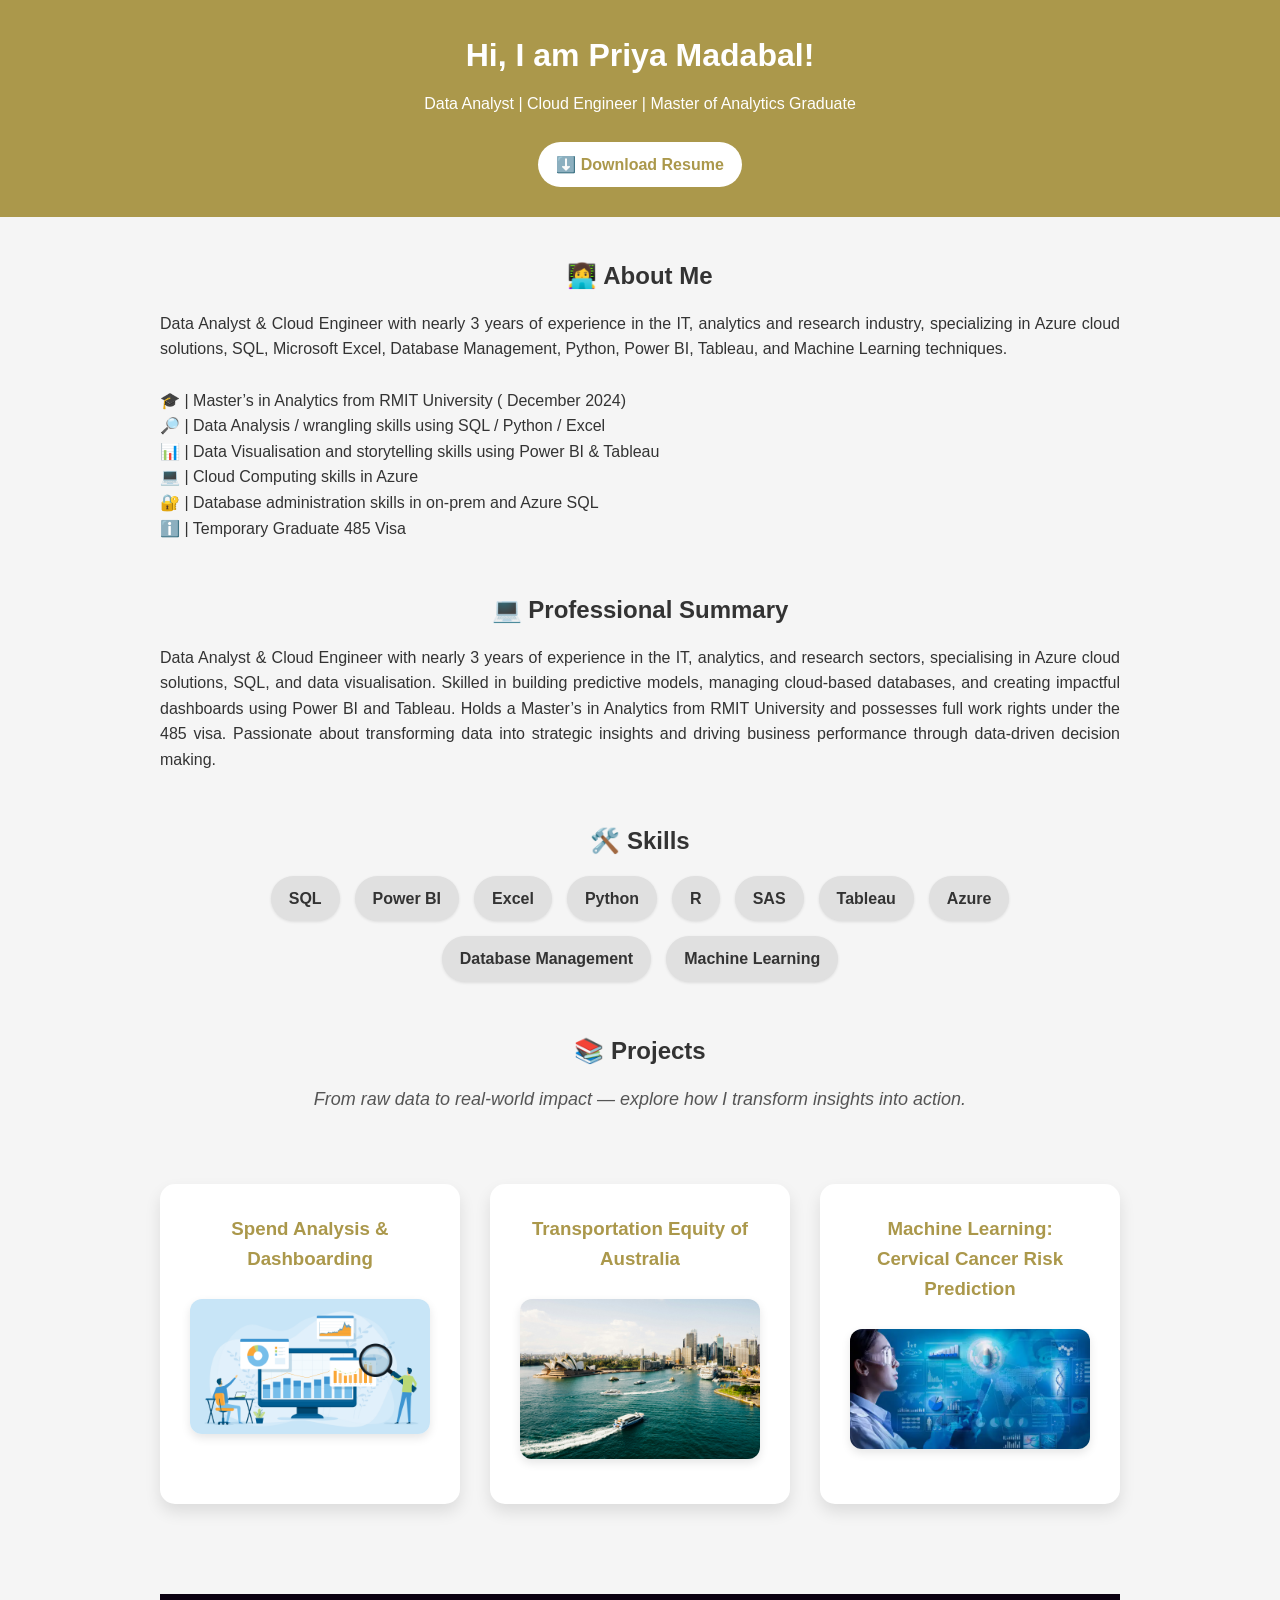
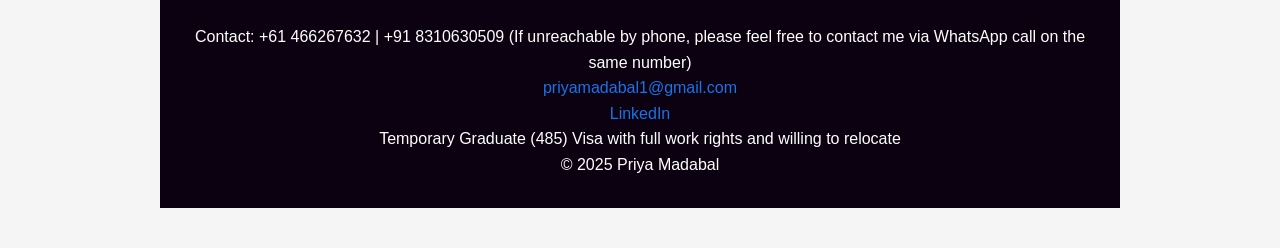
<file: index.html>
<!DOCTYPE html>
<html lang="en">
<head>
  <meta charset="UTF-8">
  <meta name="viewport" content="width=device-width, initial-scale=1.0">
  <title>Priya Madabal | Portfolio</title>
  <link rel="stylesheet" href="style.css">
</head>

<body>

  <header>
    <h1>Hi, I am Priya Madabal!</h1>
    <nav>
      <a href="#">Data Analyst | Cloud Engineer | Master of Analytics Graduate</a>
      <div class="resume-download">
        <a href="Priya_Madabal_Resume.pdf" download>⬇️ Download Resume</a>
      </div>
    </nav>
  </header>

  <main>
    <section>
      <h2>👩‍💻 About Me</h2>
      <p>
        Data Analyst & Cloud Engineer with nearly 3 years of experience in the IT, analytics and research industry, specializing in Azure cloud solutions, SQL, Microsoft Excel, Database Management, Python, Power BI, Tableau, and Machine Learning techniques.<br><br>

        🎓 | Master’s in Analytics from RMIT University ( December 2024) <br>
        🔎 | Data Analysis / wrangling skills using SQL / Python / Excel <br>
        📊 | Data Visualisation and storytelling skills using Power BI & Tableau <br>
        💻 | Cloud Computing skills in Azure <br>
        🔐 | Database administration skills in on-prem and Azure SQL <br>
        ℹ️ | Temporary Graduate 485 Visa 
      </p>
    </section>

    <section>
      <h2>💻 Professional Summary</h2>
      <p>
        Data Analyst & Cloud Engineer with nearly 3 years of experience in the IT, analytics, and research sectors, specialising in Azure cloud solutions, SQL, and data visualisation. Skilled in building predictive models, managing cloud-based databases, and creating impactful dashboards using Power BI and Tableau. Holds a Master’s in Analytics from RMIT University and possesses full work rights under the 485 visa. Passionate about transforming data into strategic insights and driving business performance through data-driven decision making.
      </p>
    </section>

    <section>
      <h2>🛠️ Skills</h2>
      <div class="skills-list">
        <span>SQL</span>
        <span>Power BI</span>
        <span>Excel</span>
        <span>Python</span>
        <span>R</span>
        <span>SAS</span>
        <span>Tableau</span>
        <span>Azure</span>
        <span>Database Management</span>
        <span>Machine Learning</span>
      </div>
    </section>

<section>
  <h2 style="text-align: center;">📚 Projects</h2>
  <p class="project-intro">From raw data to real-world impact — explore how I transform insights into action.</p>

  <div class="project-grid">
    <div class="project-card interactive-project">
      <h3>Spend Analysis & Dashboarding</h3>
      <a href="spendanalysis.html">
        <img src="spendd.jpg.webp" alt="Spend Analysis Project Thumbnail" class="project-image">
      </a>
    </div>

    <div class="project-card interactive-project">
      <h3>Transportation Equity of Australia</h3>
      <a href="transportation.html">
        <img src="image1.jpg" alt="Transportation Equity Project" class="project-image">
      </a>
    </div>

    <div class="project-card interactive-project">
      <h3>Machine Learning: Cervical Cancer Risk Prediction</h3>
      <a href="mlproject.html">
        <img src="ml.webp" alt="ML Cervical Cancer Risk Project" class="project-image">
      </a>
    </div>
  </div>
</section>


  
<footer>
  <p>Contact: +61 466267632 | +91 8310630509 (If unreachable by phone, please feel free to contact me via WhatsApp call on the same number)</p>
  <p><a href="mailto:priyamadabal1@gmail.com">priyamadabal1@gmail.com</a></p>
  <p><a href="https://www.linkedin.com/in/priya-madabal-7b917b204/" target="_blank">LinkedIn</a></p>
  <p>Temporary Graduate (485) Visa with full work rights and willing to relocate</p>
  <p>&copy; 2025 Priya Madabal</p>
</footer>

</body>
</html>
</file>
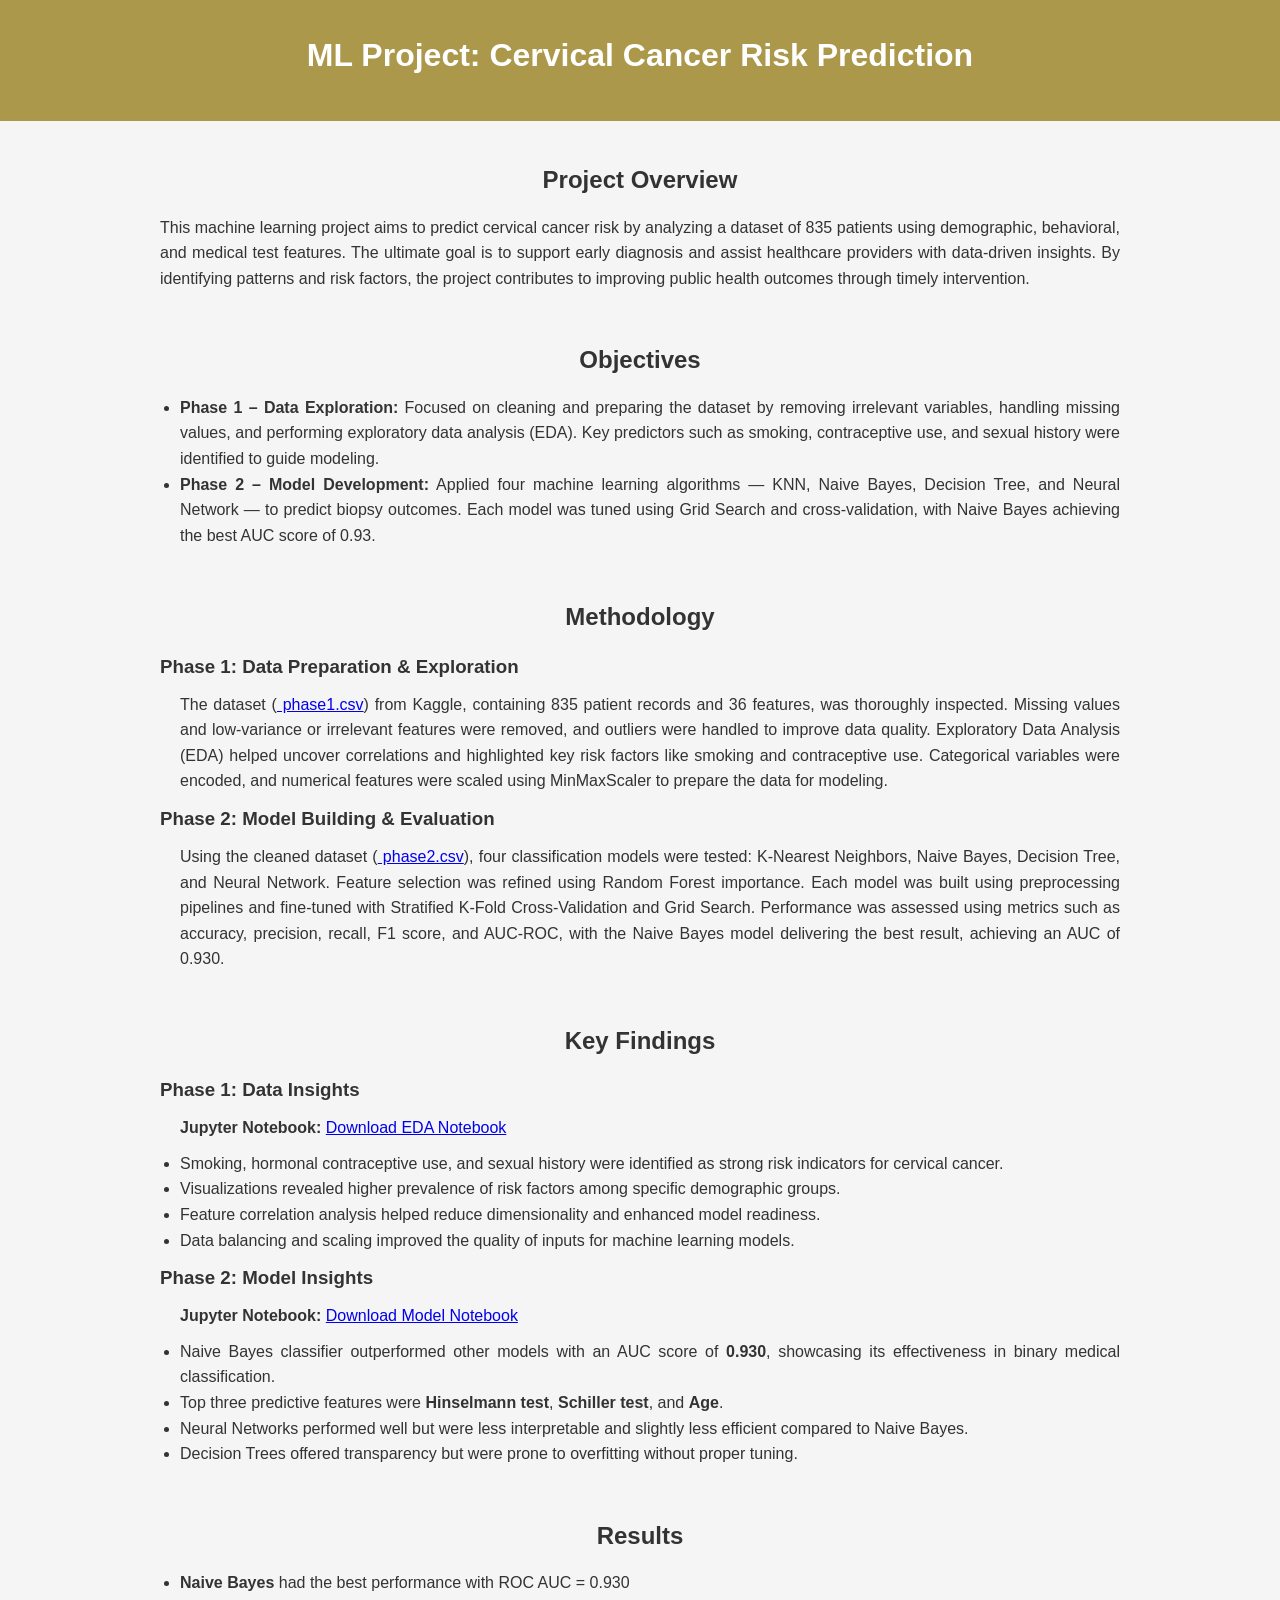
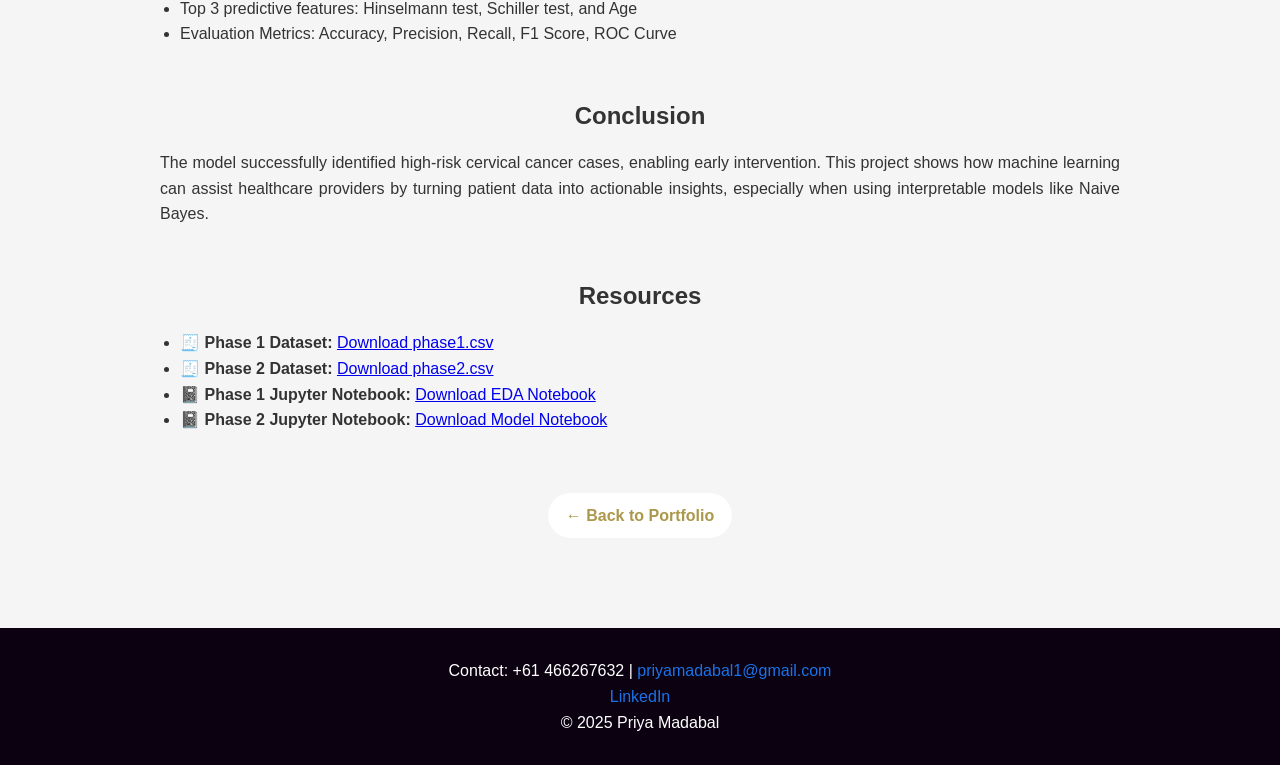
<file: mlproject.html>
<!DOCTYPE html>
<html lang="en">
<head>
  <meta charset="UTF-8">
  <meta name="viewport" content="width=device-width, initial-scale=1.0">
  <title>Cervical Cancer Risk Prediction</title>
  <link rel="stylesheet" href="style.css">
</head>
<body>

  <header>
    <h1>ML Project: Cervical Cancer Risk Prediction</h1>
  </header>

  <main>
    <section>
      <h2> Project Overview</h2>
      <p>
        This machine learning project aims to predict cervical cancer risk by analyzing a dataset of 835 patients using demographic, behavioral, and medical test features. The ultimate goal is to support early diagnosis and assist healthcare providers with data-driven insights. By identifying patterns and risk factors, the project contributes to improving public health outcomes through timely intervention.
      </p>
    </section>

    <section>
      <h2> Objectives</h2>
      <ul>
        <li><strong>Phase 1 – Data Exploration:</strong> Focused on cleaning and preparing the dataset by removing irrelevant variables, handling missing values, and performing exploratory data analysis (EDA). Key predictors such as smoking, contraceptive use, and sexual history were identified to guide modeling.</li>
        <li><strong>Phase 2 – Model Development:</strong> Applied four machine learning algorithms — KNN, Naive Bayes, Decision Tree, and Neural Network — to predict biopsy outcomes. Each model was tuned using Grid Search and cross-validation, with Naive Bayes achieving the best AUC score of 0.93.</li>
      </ul>
    </section>

    <section>
      <h2> Methodology</h2>
    
      <h3> Phase 1: Data Preparation & Exploration</h3>
      <ul>
        The dataset (<a href="Phase1_Group21.csv" download target="_blank"> phase1.csv</a>) from Kaggle, containing 835 patient records and 36 features, was thoroughly inspected. Missing values and low-variance or irrelevant features were removed, and outliers were handled to improve data quality. Exploratory Data Analysis (EDA) helped uncover correlations and highlighted key risk factors like smoking and contraceptive use. Categorical variables were encoded, and numerical features were scaled using MinMaxScaler to prepare the data for modeling.
      </ul>
    
      <h3> Phase 2: Model Building & Evaluation</h3>
      <ul>
        Using the cleaned dataset (<a href="phase2_group21.csv" download target="_blank"> phase2.csv</a>), four classification models were tested: K-Nearest Neighbors, Naive Bayes, Decision Tree, and Neural Network. Feature selection was refined using Random Forest importance. Each model was built using preprocessing pipelines and fine-tuned with Stratified K-Fold Cross-Validation and Grid Search. Performance was assessed using metrics such as accuracy, precision, recall, F1 score, and AUC-ROC, with the Naive Bayes model delivering the best result, achieving an AUC of 0.930.
      </ul>
    </section>
    

    <section>
     <h2> Key Findings</h2>

  <h3> Phase 1: Data Insights</h3>

<ul>
  <li style="list-style: none;">
    <strong>Jupyter Notebook:</strong>
    <a href="Phase1_Group21.ipynb" download target="_blank">Download EDA Notebook</a>
  </li>
</ul>

  <ul>
    <li>
      Smoking, hormonal contraceptive use, and sexual history were identified as strong risk indicators for cervical cancer.
    </li>
    <li>
      Visualizations revealed higher prevalence of risk factors among specific demographic groups.
    </li>
    <li>
      Feature correlation analysis helped reduce dimensionality and enhanced model readiness.
    </li>
    <li>
      Data balancing and scaling improved the quality of inputs for machine learning models.
    </li>

  </ul>
    
      <h3> Phase 2: Model Insights</h3>

  <ul>
  <li style="list-style: none;">
    <strong>Jupyter Notebook:</strong>
    <a href="phase2_group21.ipynb" download target="_blank">Download Model Notebook</a>
  </li>
</ul>


      <ul>
        <li>Naive Bayes classifier outperformed other models with an AUC score of <strong>0.930</strong>, showcasing its effectiveness in binary medical classification.</li>
        <li>Top three predictive features were <strong>Hinselmann test</strong>, <strong>Schiller test</strong>, and <strong>Age</strong>.</li>
        <li>Neural Networks performed well but were less interpretable and slightly less efficient compared to Naive Bayes.</li>
        <li>Decision Trees offered transparency but were prone to overfitting without proper tuning.</li>
      </ul>
    </section>
    

    <section>
      <h2> Results</h2>
      <ul>
        <li><strong>Naive Bayes</strong> had the best performance with ROC AUC = 0.930</li>
        <li>Top 3 predictive features: Hinselmann test, Schiller test, and Age</li>
        <li>Evaluation Metrics: Accuracy, Precision, Recall, F1 Score, ROC Curve</li>
      </ul>
    </section>

    <section>
      <h2> Conclusion</h2>
      <p>
        The model successfully identified high-risk cervical cancer cases, enabling early intervention. This project shows how machine learning can assist healthcare providers by turning patient data into actionable insights, especially when using interpretable models like Naive Bayes.
      </p>
    </section>

<!-- Resources Section -->
<section>
  <h2> Resources</h2>
  <ul>
    <li>
      🧾 <strong>Phase 1 Dataset:</strong>
      <a href="Phase1_Group21.csv" download target="_blank">Download phase1.csv</a>
    </li>
    <li>
      🧾 <strong>Phase 2 Dataset:</strong>
      <a href="phase2_group21.csv" download target="_blank">Download phase2.csv</a>
    </li>
    <li>
      📓 <strong>Phase 1 Jupyter Notebook:</strong>
      <a href="Phase1_Group21.ipynb" download target="_blank">Download EDA Notebook</a>
    </li>
    <li>
      📓 <strong>Phase 2 Jupyter Notebook:</strong>
      <a href="phase2_group21.ipynb" download target="_blank">Download Model Notebook</a>
    </li>
  </ul>
</section>

    <!-- Back to Portfolio -->
    <section style="text-align: center; margin-top: 40px;">
      <a href="index.html" class="resume-download">← Back to Portfolio</a>
    </section>
  </main>

  <footer>
    <p>Contact: +61 466267632 | <a href="mailto:priyamadabal1@gmail.com">priyamadabal1@gmail.com</a></p>
    <p><a href="https://www.linkedin.com/in/priya-madabal-7b917b204/" target="_blank">LinkedIn</a></p>
    <p>&copy; 2025 Priya Madabal</p>
  </footer>

</body>
</html>
</file>
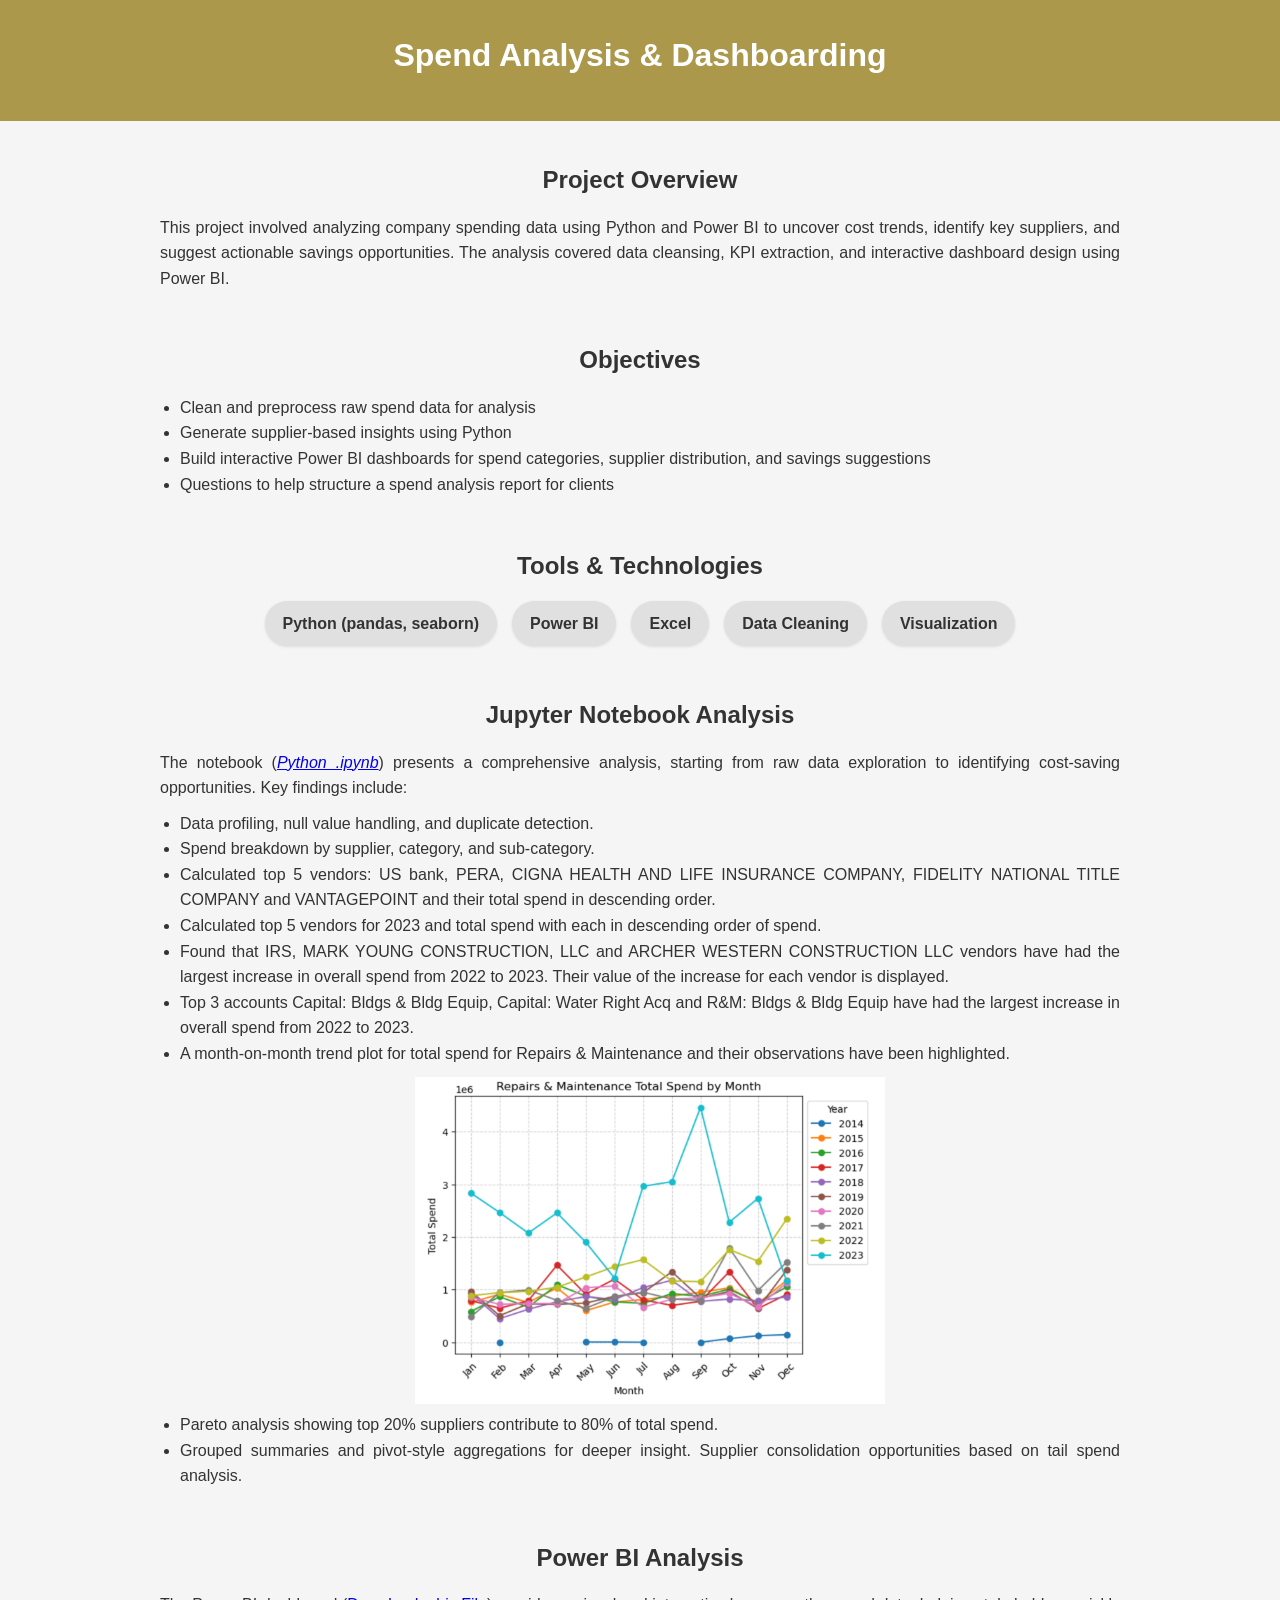
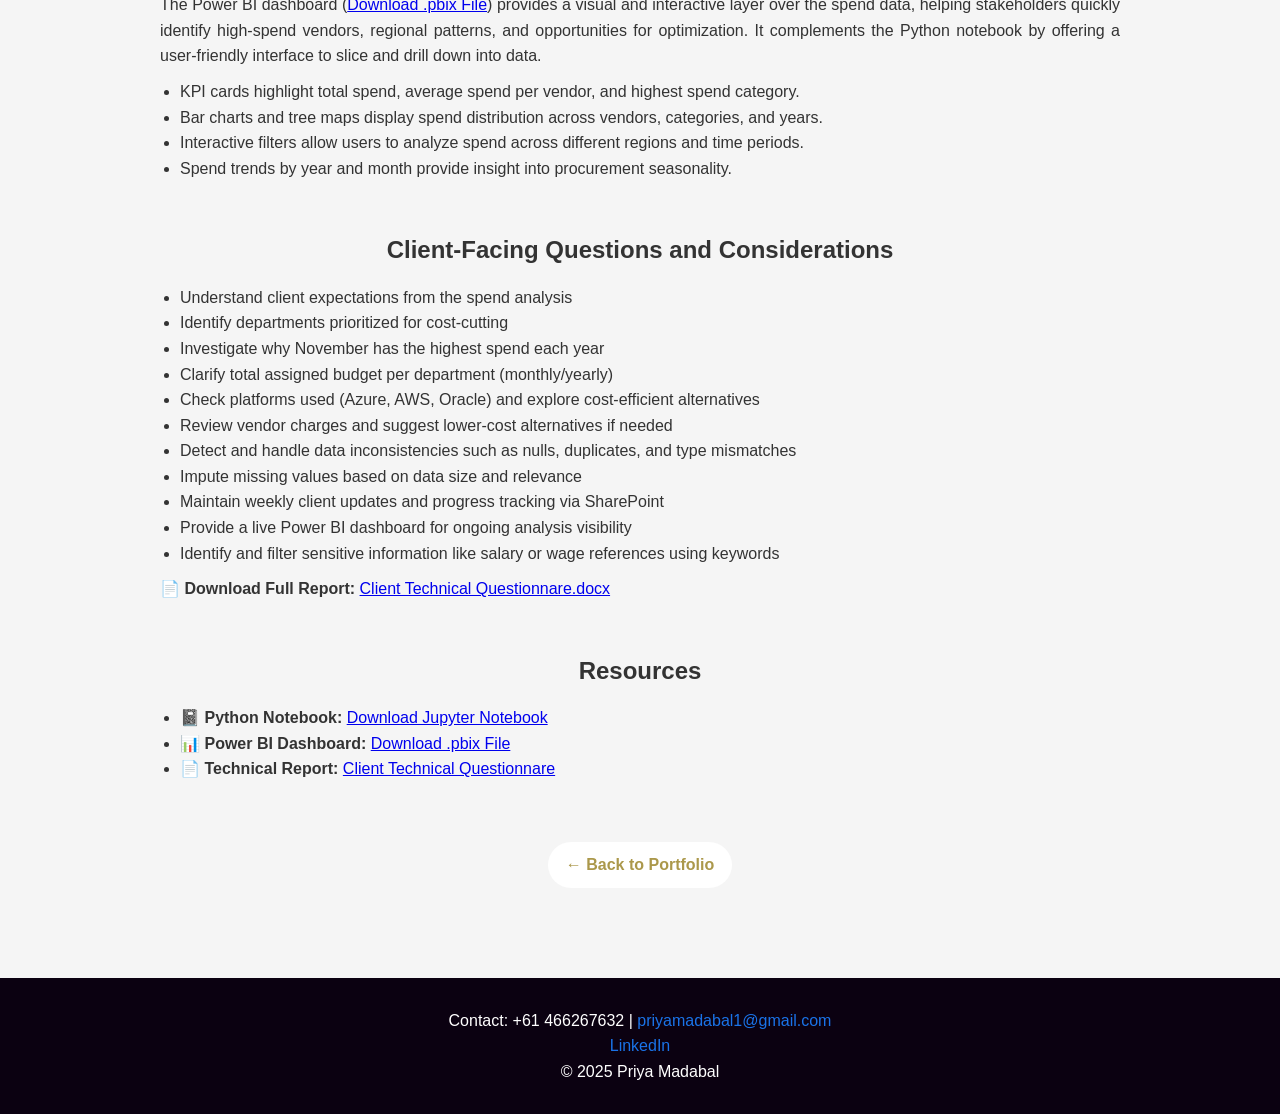
<file: spendanalysis.html>
<!DOCTYPE html>
<html lang="en">
<head>
  <meta charset="UTF-8">
  <meta name="viewport" content="width=device-width, initial-scale=1.0">
  <title>Spend Analysis & Dashboarding</title>
  <link rel="stylesheet" href="style.css">
</head>
<body>

  <header>
    <h1> Spend Analysis & Dashboarding</h1>
  </header>

  <main>
    <section>
      <h2> Project Overview</h2>
      <p>
        This project involved analyzing company spending data using Python and Power BI to uncover cost trends, identify key suppliers, and suggest actionable savings opportunities. The analysis covered data cleansing, KPI extraction, and interactive dashboard design using Power BI.
      </p>
    </section>

    <section>
      <h2> Objectives</h2>
      <ul>
        <li>Clean and preprocess raw spend data for analysis</li>
        <li>Generate supplier-based insights using Python</li>
        <li>Build interactive Power BI dashboards for spend categories, supplier distribution, and savings suggestions</li>
        <li>Questions to help structure a spend analysis report for clients</li>
      </ul>
    </section>

    <section>
      <h2> Tools & Technologies</h2>
      <div class="skills-list">
        <span>Python (pandas, seaborn)</span>
        <span>Power BI</span>
        <span>Excel</span>
        <span>Data Cleaning</span>
        <span>Visualization</span>
      </div>
    </section>

 <section>
  <h2> Jupyter Notebook Analysis</h2>
  <p>
    The notebook (<a href="Data Analyst Python Assessment.ipynb" download target="_blank"><em>Python .ipynb</em></a>) presents a comprehensive analysis, starting from raw data exploration to identifying cost-saving opportunities. Key findings include:
  </p>
  <ul>
    <li>Data profiling, null value handling, and duplicate detection.</li>
    <li>Spend breakdown by supplier, category, and sub-category.</li>
    <li>Calculated top 5 vendors: US bank, PERA, CIGNA HEALTH AND LIFE INSURANCE COMPANY, FIDELITY NATIONAL TITLE COMPANY and VANTAGEPOINT and their total spend in descending order.</li>
    <li>Calculated top 5 vendors for 2023 and total spend with each in descending order of spend. </li>
    <li>Found that IRS, MARK YOUNG CONSTRUCTION, LLC and ARCHER WESTERN CONSTRUCTION LLC vendors have had the largest increase in overall spend from 2022 to 2023. Their value of the increase for each vendor is displayed.</li>
    <li>Top 3 accounts Capital: Bldgs & Bldg Equip, Capital: Water Right Acq and R&M: Bldgs & Bldg Equip have had the largest increase in overall spend from 2022 to 2023. </li>
    <li>A month-on-month trend plot for total spend for Repairs & Maintenance and their observations have been highlighted.</li>
  <div style="text-align: center; margin-top: 10px;">
    <img src="spend.png" alt="Month-on-Month Spend Trend" style="max-width: 50%; height: auto;">
  </div>
</li>
    <li>Pareto analysis showing top 20% suppliers contribute to 80% of total spend. </li>
    <li>Grouped summaries and pivot-style aggregations for deeper insight. Supplier consolidation opportunities based on tail spend analysis. </li>
  </ul>
    </section>

    <section>
  <h2> Power BI Analysis</h2>
  <p>
    The Power BI dashboard (<a href="spend analysis.pbix" download target="_blank">Download .pbix File</a>) provides a visual and interactive layer over the spend data, helping stakeholders quickly identify high-spend vendors, regional patterns, and opportunities for optimization. It complements the Python notebook by offering a user-friendly interface to slice and drill down into data.
  </p>
  <ul>
    <li> KPI cards highlight total spend, average spend per vendor, and highest spend category.</li>
    <li> Bar charts and tree maps display spend distribution across vendors, categories, and years.</li>
    <li> Interactive filters allow users to analyze spend across different regions and time periods.</li>
    <li> Spend trends by year and month provide insight into procurement seasonality.</li>
  </ul>

</section>

<section>
  <h2>Client-Facing Questions and Considerations</h2>
  <ul>
    <li>Understand client expectations from the spend analysis</li>
    <li>Identify departments prioritized for cost-cutting</li>
    <li>Investigate why November has the highest spend each year</li>
    <li>Clarify total assigned budget per department (monthly/yearly)</li>
    <li>Check platforms used (Azure, AWS, Oracle) and explore cost-efficient alternatives</li>
    <li>Review vendor charges and suggest lower-cost alternatives if needed</li>
    <li>Detect and handle data inconsistencies such as nulls, duplicates, and type mismatches</li>
    <li>Impute missing values based on data size and relevance</li>
    <li>Maintain weekly client updates and progress tracking via SharePoint</li>
    <li>Provide a live Power BI dashboard for ongoing analysis visibility</li>
    <li>Identify and filter sensitive information like salary or wage references using keywords</li>
  </ul>

  <p>
    📄 <strong>Download Full Report:</strong>
    <a href="Data Analyst Technical Assessment.docx" download target="_blank">Client Technical Questionnare.docx</a>
  </p>
</section>


    <section>
      <h2> Resources</h2>
      <ul>
        <li>📓 <strong>Python Notebook:</strong> <a href="Data Analyst Python Assessment.ipynb" download target="_blank">Download Jupyter Notebook</a></li>
           <li>📊 <strong>Power BI Dashboard:</strong> <a href="spend analysis.pbix" download target="_blank">Download .pbix File</a></li>
        <li>📄 <strong>Technical Report:</strong> <a href="Data Analyst Technical Assessment.docx" download target="_blank">Client Technical Questionnare</a></li>
     
      </ul>
    </section>

    <section style="text-align: center; margin-top: 40px;">
      <a href="index.html" class="resume-download">← Back to Portfolio</a>
    </section>
  </main>

  <footer>
    <p>Contact: +61 466267632 | <a href="mailto:priyamadabal1@gmail.com">priyamadabal1@gmail.com</a></p>
    <p><a href="https://www.linkedin.com/in/priya-madabal-7b917b204/" target="_blank">LinkedIn</a></p>
    <p>&copy; 2025 Priya Madabal</p>
  </footer>

</body>
</html>
</file>
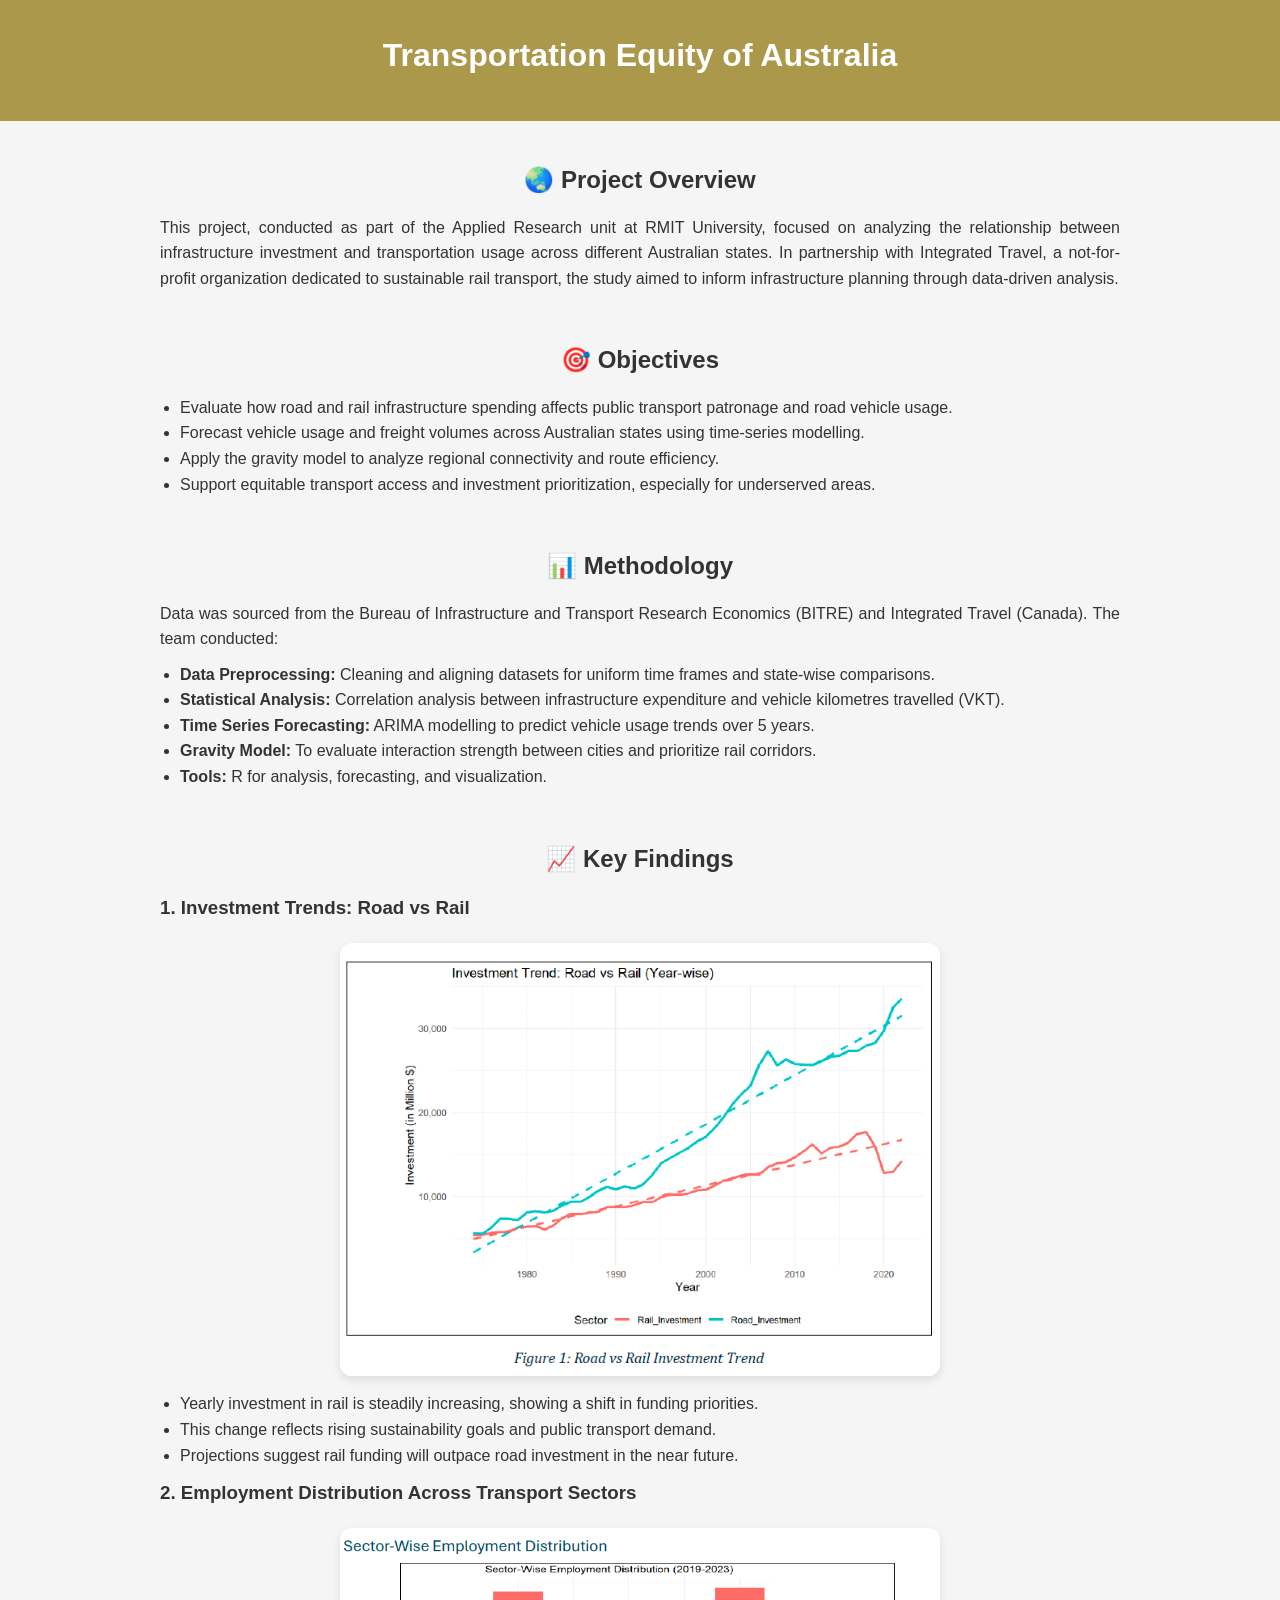
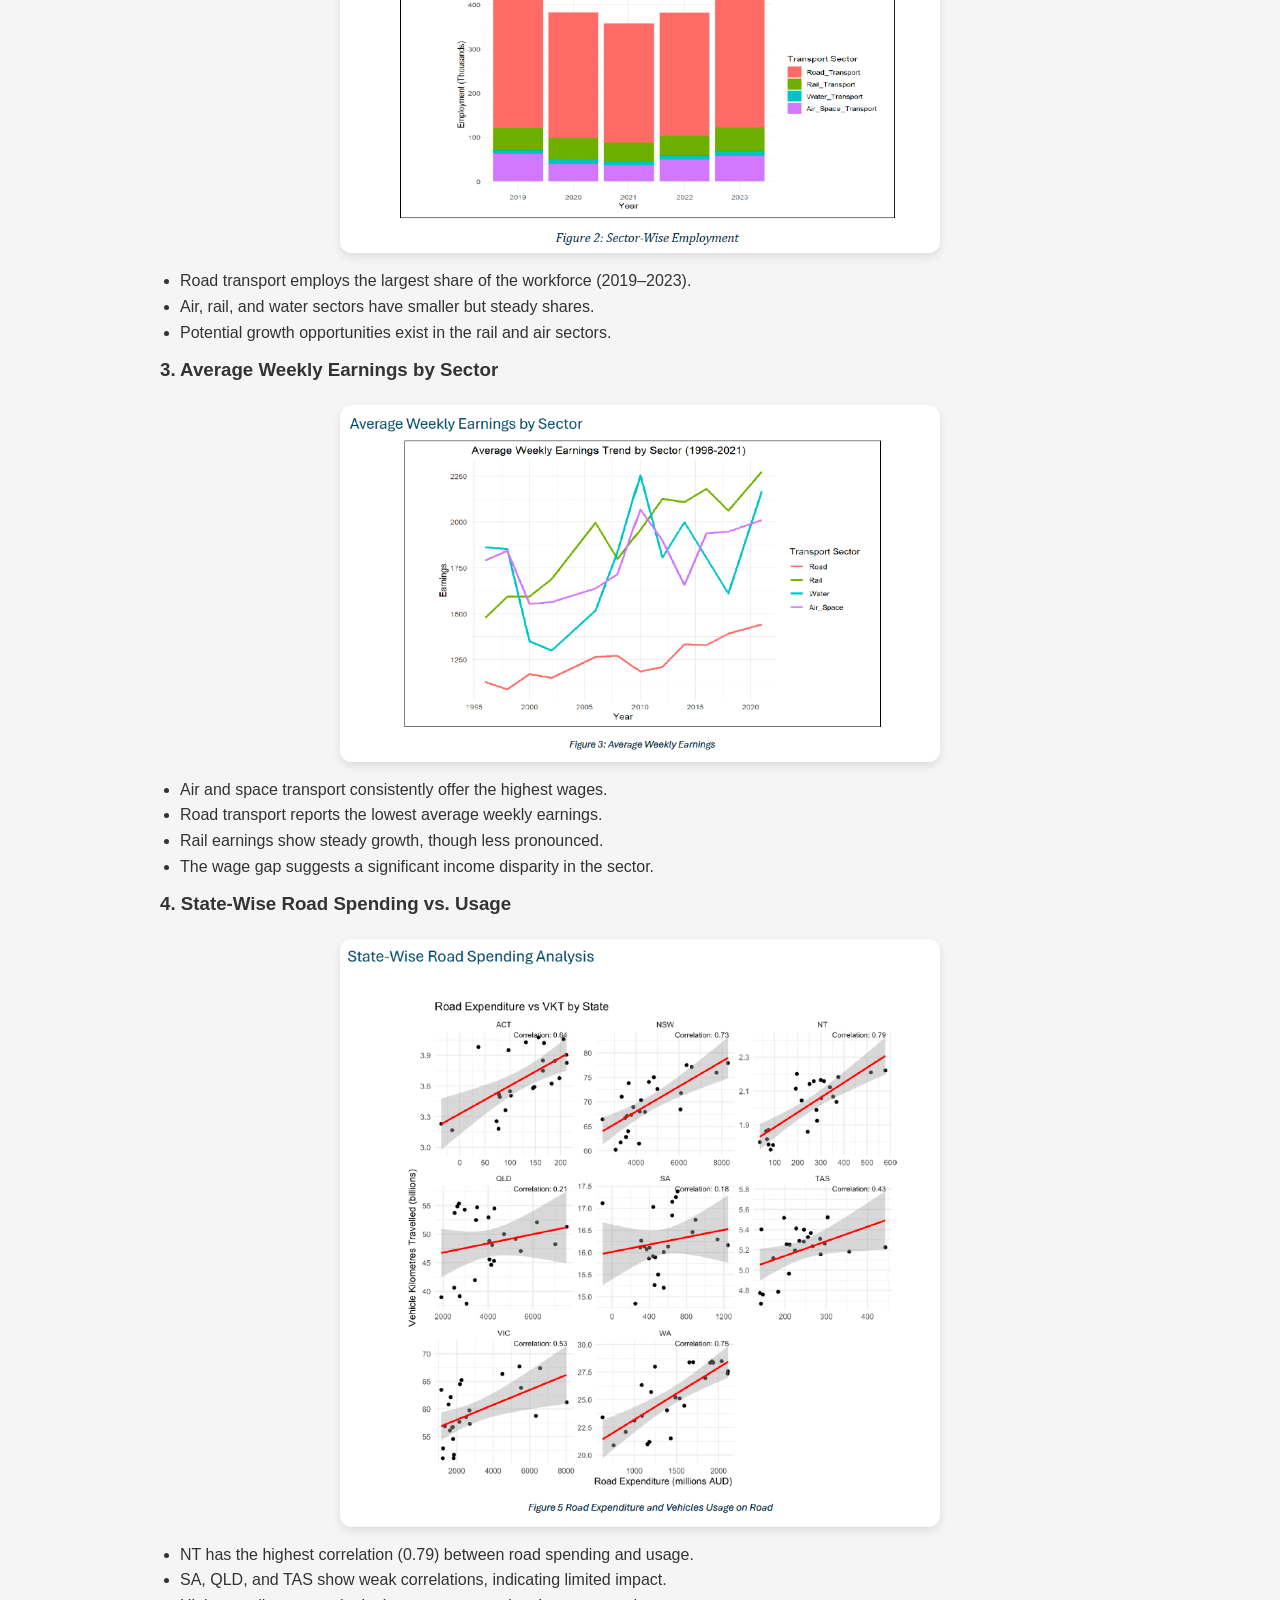
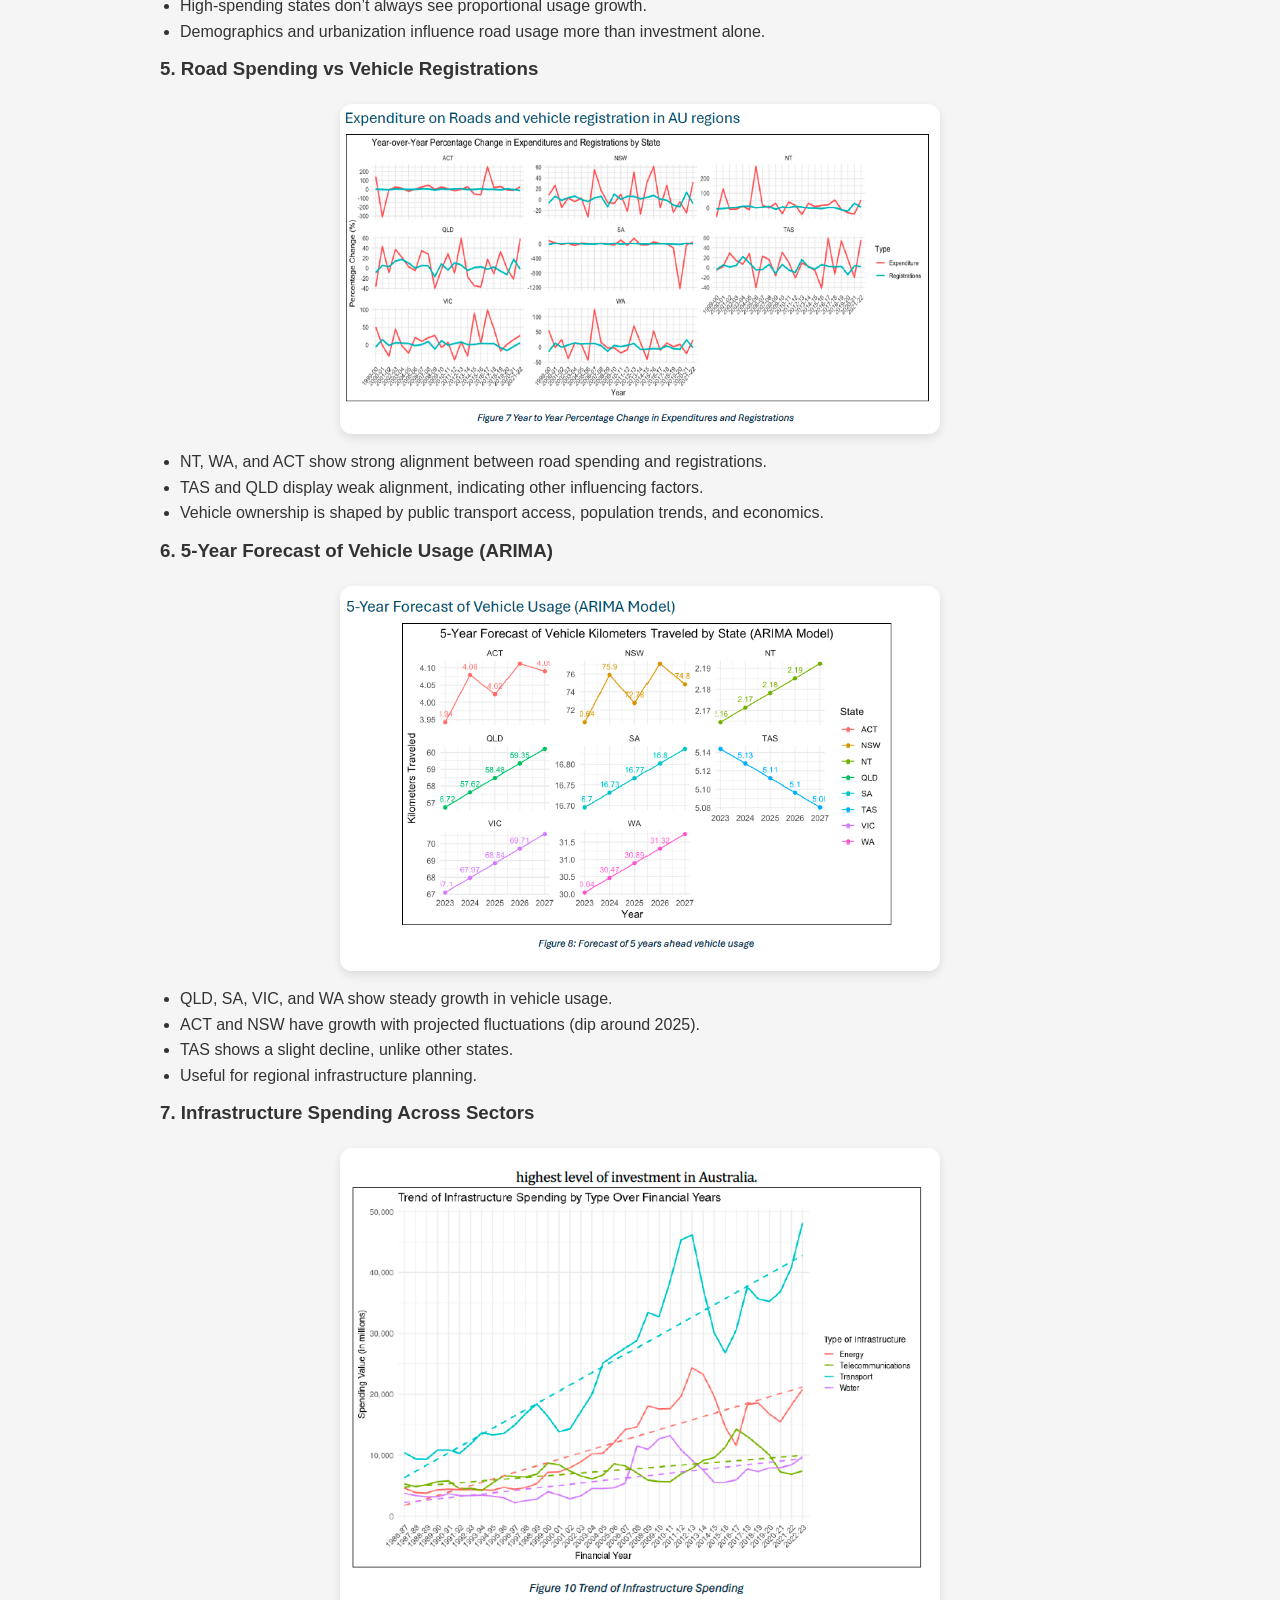
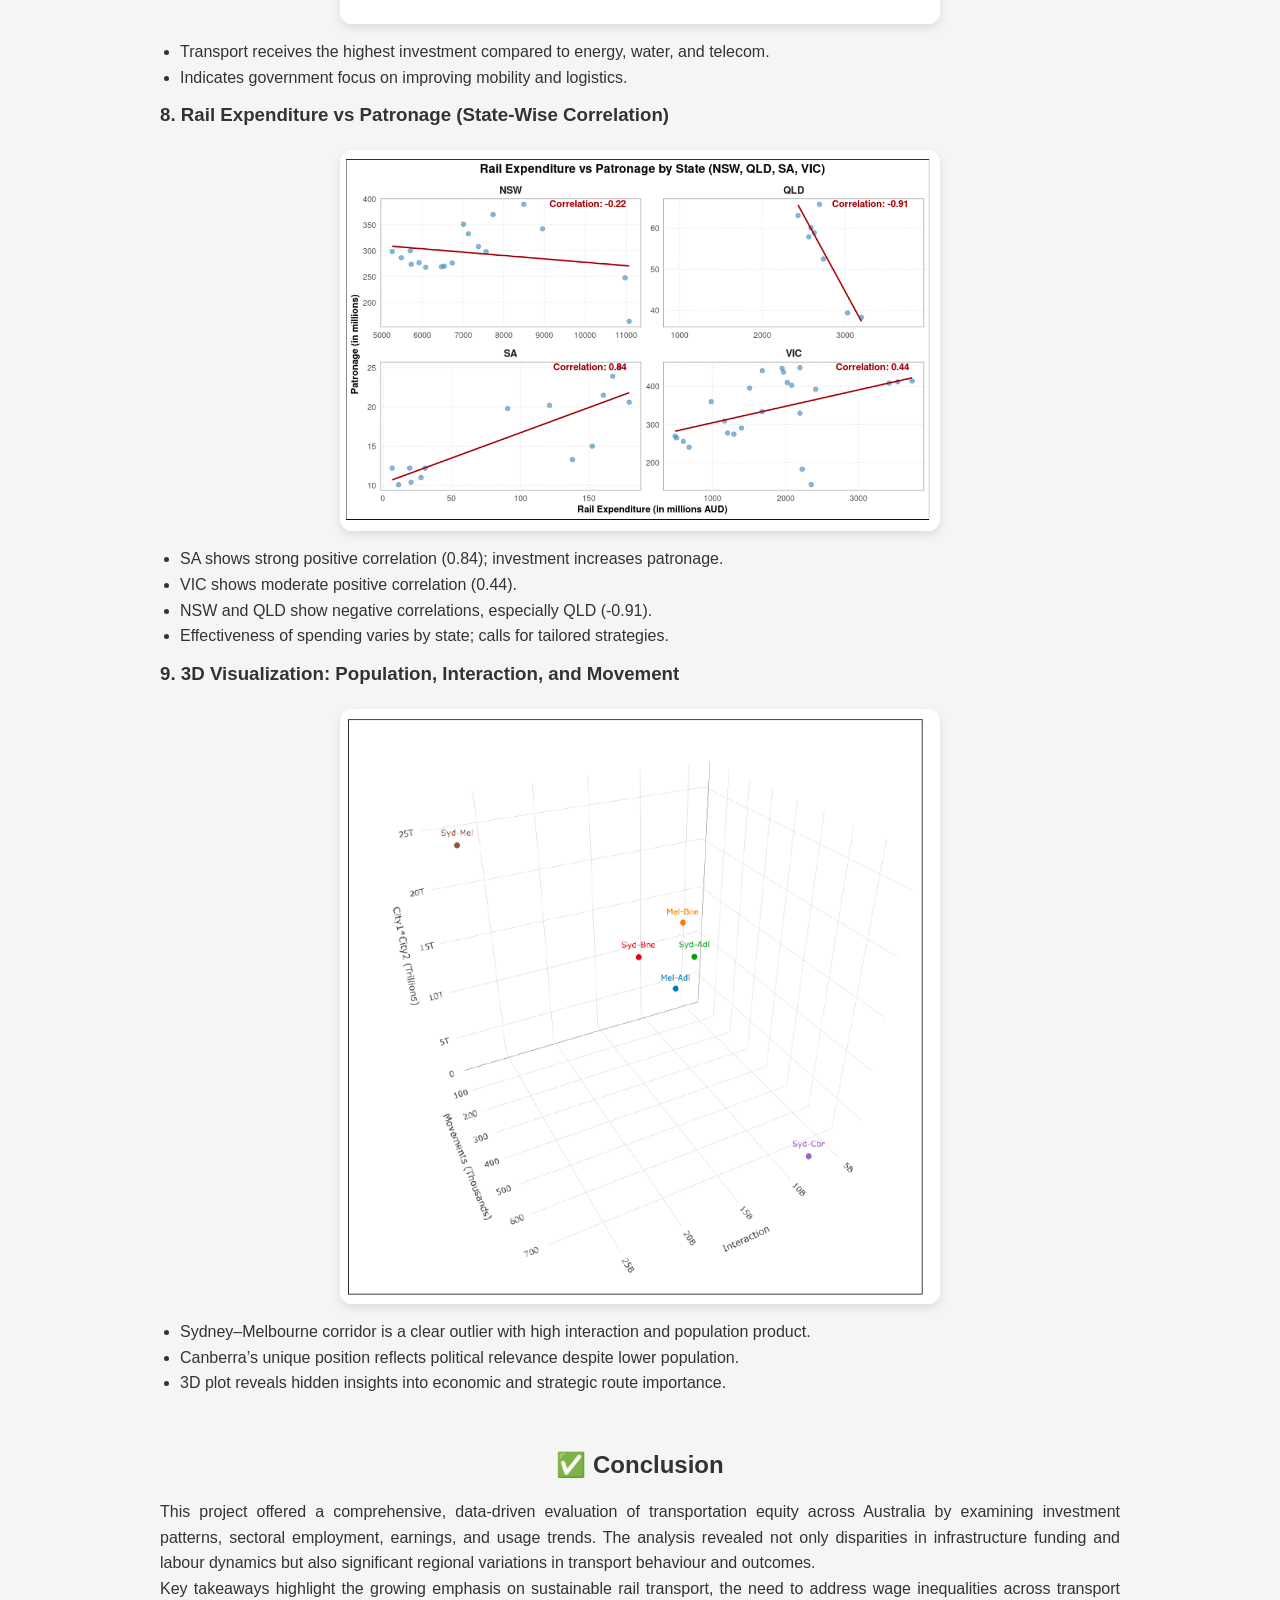
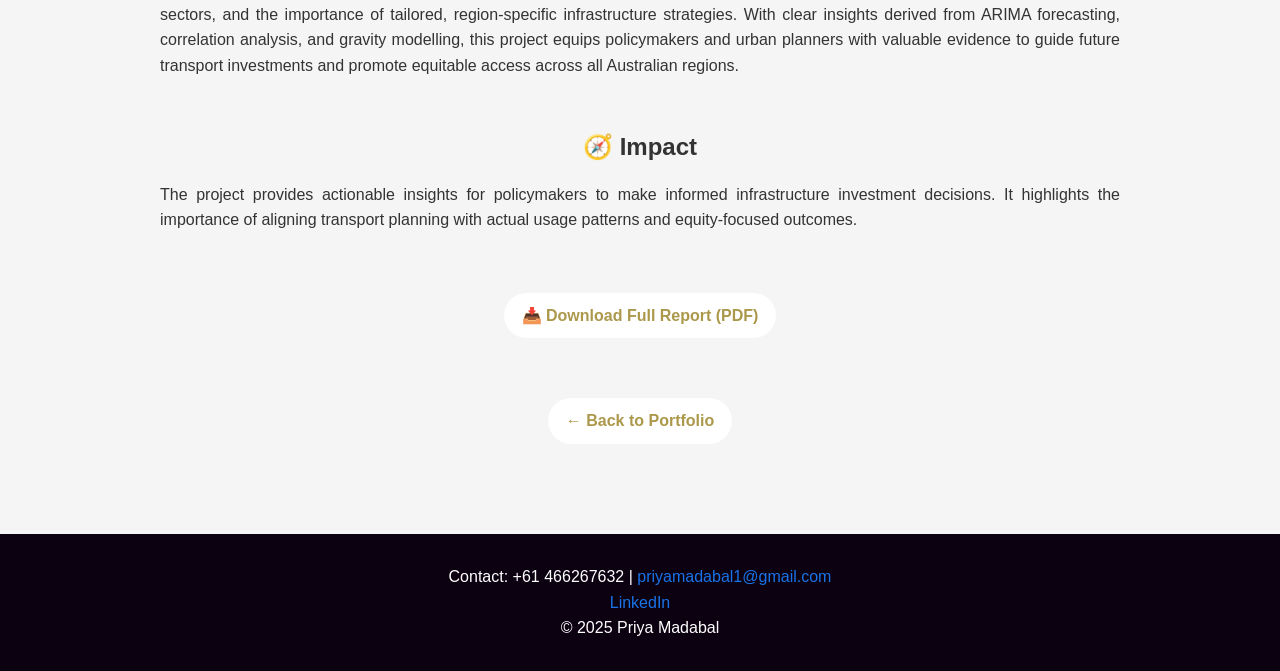
<file: transportation.html>
<!DOCTYPE html>
<html lang="en">
<head>
  <meta charset="UTF-8">
  <meta name="viewport" content="width=device-width, initial-scale=1.0">
  <title>Transportation Equity of Australia</title>
  <link rel="stylesheet" href="style.css">
</head>
<body>

  <header>
    <h1>Transportation Equity of Australia</h1>
  </header>

  <main>
    <section>
      <h2>🌏 Project Overview</h2>
      <p>
        This project, conducted as part of the Applied Research unit at RMIT University, focused on analyzing the relationship between infrastructure investment and transportation usage across different Australian states. In partnership with Integrated Travel, a not-for-profit organization dedicated to sustainable rail transport, the study aimed to inform infrastructure planning through data-driven analysis.
      </p>
    </section>

    <section>
      <h2>🎯 Objectives</h2>
      <ul>
        <li>Evaluate how road and rail infrastructure spending affects public transport patronage and road vehicle usage.</li>
        <li>Forecast vehicle usage and freight volumes across Australian states using time-series modelling.</li>
        <li>Apply the gravity model to analyze regional connectivity and route efficiency.</li>
        <li>Support equitable transport access and investment prioritization, especially for underserved areas.</li>
      </ul>
    </section>

    <section>
      <h2>📊 Methodology</h2>
      <p>
        Data was sourced from the Bureau of Infrastructure and Transport Research Economics (BITRE) and Integrated Travel (Canada). The team conducted:
      </p>
      <ul>
        <li><strong>Data Preprocessing:</strong> Cleaning and aligning datasets for uniform time frames and state-wise comparisons.</li>
        <li><strong>Statistical Analysis:</strong> Correlation analysis between infrastructure expenditure and vehicle kilometres travelled (VKT).</li>
        <li><strong>Time Series Forecasting:</strong> ARIMA modelling to predict vehicle usage trends over 5 years.</li>
        <li><strong>Gravity Model:</strong> To evaluate interaction strength between cities and prioritize rail corridors.</li>
        <li><strong>Tools:</strong> R for analysis, forecasting, and visualization.</li>
      </ul>
    </section>

    <section>
      <h2>📈 Key Findings</h2>
    
      <h3>1. Investment Trends: Road vs Rail</h3>
      <img src="1.png" alt="Investment Trend" class="project-image" style="margin-top: 20px;">
      <ul>
        <li>Yearly investment in rail is steadily increasing, showing a shift in funding priorities.</li>
        <li>This change reflects rising sustainability goals and public transport demand.</li>
        <li>Projections suggest rail funding will outpace road investment in the near future.</li>
      </ul>
    
      <h3>2. Employment Distribution Across Transport Sectors</h3>
      <img src="2.png" alt="Employment Chart" class="project-image" style="margin-top: 20px;">
      <ul>
        <li>Road transport employs the largest share of the workforce (2019–2023).</li>
        <li>Air, rail, and water sectors have smaller but steady shares.</li>
        <li>Potential growth opportunities exist in the rail and air sectors.</li>
      </ul>
    
      <h3>3. Average Weekly Earnings by Sector</h3>
      <img src="3.png" alt="Weekly Earnings Chart" class="project-image" style="margin-top: 20px;">
      <ul>
        <li>Air and space transport consistently offer the highest wages.</li>
        <li>Road transport reports the lowest average weekly earnings.</li>
        <li>Rail earnings show steady growth, though less pronounced.</li>
        <li>The wage gap suggests a significant income disparity in the sector.</li>
      </ul>
    
      <h3>4. State-Wise Road Spending vs. Usage</h3>
      <img src="4.png" alt="Road Spending vs Usage" class="project-image" style="margin-top: 20px;">
      <ul>
        <li>NT has the highest correlation (0.79) between road spending and usage.</li>
        <li>SA, QLD, and TAS show weak correlations, indicating limited impact.</li>
        <li>High-spending states don’t always see proportional usage growth.</li>
        <li>Demographics and urbanization influence road usage more than investment alone.</li>
      </ul>
    
      <h3>5. Road Spending vs Vehicle Registrations</h3>
      <img src="5.png" alt="Road Expenditure vs Registrations" class="project-image" style="margin-top: 20px;">
      <ul>
        <li>NT, WA, and ACT show strong alignment between road spending and registrations.</li>
        <li>TAS and QLD display weak alignment, indicating other influencing factors.</li>
        <li>Vehicle ownership is shaped by public transport access, population trends, and economics.</li>
      </ul>
    
      <h3>6. 5-Year Forecast of Vehicle Usage (ARIMA)</h3>
      <img src="6.png" alt="VKT Forecast" class="project-image" style="margin-top: 20px;">
      <ul>
        <li>QLD, SA, VIC, and WA show steady growth in vehicle usage.</li>
        <li>ACT and NSW have growth with projected fluctuations (dip around 2025).</li>
        <li>TAS shows a slight decline, unlike other states.</li>
        <li>Useful for regional infrastructure planning.</li>
      </ul>
    
      <h3>7. Infrastructure Spending Across Sectors</h3>
      <img src="7.png" alt="Infrastructure Spending Chart" class="project-image" style="margin-top: 20px;">
      <ul>
        <li>Transport receives the highest investment compared to energy, water, and telecom.</li>
        <li>Indicates government focus on improving mobility and logistics.</li>
      </ul>
    
      <h3>8. Rail Expenditure vs Patronage (State-Wise Correlation)</h3>
      <img src="8.png" alt="Rail vs Patronage Correlation" class="project-image" style="margin-top: 20px;">
      <ul>
        <li>SA shows strong positive correlation (0.84); investment increases patronage.</li>
        <li>VIC shows moderate positive correlation (0.44).</li>
        <li>NSW and QLD show negative correlations, especially QLD (-0.91).</li>
        <li>Effectiveness of spending varies by state; calls for tailored strategies.</li>
      </ul>
    
      <h3>9. 3D Visualization: Population, Interaction, and Movement</h3>
      <img src="9.png" alt="3D Movement Plot" class="project-image" style="margin-top: 20px;">
      <ul>
        <li>Sydney–Melbourne corridor is a clear outlier with high interaction and population product.</li>
        <li>Canberra’s unique position reflects political relevance despite lower population.</li>
        <li>3D plot reveals hidden insights into economic and strategic route importance.</li>
      </ul>
    </section>
    
    <section>
      <h2>✅ Conclusion</h2>
      <p>
        This project offered a comprehensive, data-driven evaluation of transportation equity across Australia by examining investment patterns, sectoral employment, earnings, and usage trends. The analysis revealed not only disparities in infrastructure funding and labour dynamics but also significant regional variations in transport behaviour and outcomes.
      </p>
      <p>
        Key takeaways highlight the growing emphasis on sustainable rail transport, the need to address wage inequalities across transport sectors, and the importance of tailored, region-specific infrastructure strategies. With clear insights derived from ARIMA forecasting, correlation analysis, and gravity modelling, this project equips policymakers and urban planners with valuable evidence to guide future transport investments and promote equitable access across all Australian regions.
      </p>
    </section>
    
    

    <section>
      <h2>🧭 Impact</h2>
      <p>
        The project provides actionable insights for policymakers to make informed infrastructure investment decisions. It highlights the importance of aligning transport planning with actual usage patterns and equity-focused outcomes.
      </p>
    </section>

    <!-- PDF Report Download Button -->
    <section style="text-align: center; margin-top: 30px;">
      <a href="transportation.pdf" download class="resume-download">📥 Download Full Report (PDF)</a>
    </section>

    <!-- Back to Portfolio -->
    <section style="text-align: center; margin-top: 40px;">
      <a href="index.html" class="resume-download">← Back to Portfolio</a>
    </section>
  </main>

  <footer>
    <p>Contact: +61 466267632 | <a href="mailto:priyamadabal1@gmail.com">priyamadabal1@gmail.com</a></p>
    <p><a href="https://www.linkedin.com/in/priya-madabal-7b917b204/" target="_blank">LinkedIn</a></p>
    <p>&copy; 2025 Priya Madabal</p>
  </footer>

</body>
</html>
</file>
<file: style.css>
/* Reset default margins and padding */
* {
    margin: 0;
    padding: 0;
    box-sizing: border-box;
  }
  
  body {
    font-family: Arial, sans-serif;
    background-color: #f5f5f5;
    color: #333;
    line-height: 1.6;
    text-align: justify;
  }
  
  /* Header */
  header {
    background-color: #ab984b;
    color: white;
    padding: 30px 20px;
    text-align: center;
  }
  
  header h1 {
    font-size: 32px;
    margin-bottom: 10px;
  }
  
  /* Nav */
  nav a {
    color: white;
    text-decoration: none;
    font-size: 16px;
  }
  
  nav a:hover {
    text-decoration: underline;
  }
  
  /* Resume Button */
  .resume-download {
    margin-top: 15px;
  }
  
  .resume-download a,
  a.resume-download {
    background-color: white;
    color: #ab984b;
    padding: 10px 18px;
    border-radius: 25px;
    font-weight: 600;
    text-decoration: none;
    display: inline-block;
    margin-top: 10px;
    transition: background-color 0.3s ease, color 0.3s ease;
  }
  
  .resume-download a:hover,
  a.resume-download:hover {
    background-color: #fff5d1;
    color: #6b5c1d;
  }
  
  /* Main Content */
  main {
    padding: 40px 20px;
    max-width: 1000px;
    margin: auto;
  }
  
  section {
    margin-bottom: 50px;
  }
  
  section h2 {
    font-size: 24px;
    margin-bottom: 15px;
    text-align: center;
  }
  
  /* Skills Section */
  .skills-list {
    display: flex;
    flex-wrap: wrap;
    gap: 15px;
    margin-top: 10px;
    justify-content: center;
  }
  
  .skills-list span {
    background-color: #e0e0e0;
    color: #333;
    padding: 10px 18px;
    border-radius: 999px;
    font-size: 16px;
    font-weight: 600;
    box-shadow: 0 1px 3px rgba(0, 0, 0, 0.1);
    transition: background-color 0.3s ease;
  }
  
  .skills-list span:hover {
    background-color: #c8e6c9;
  }
  
  /* Project Section */
  .project-intro {
    text-align: center;
    font-size: 18px;
    font-style: italic;
    color: #555;
    margin-bottom: 30px;
  }
  
  .interactive-project {
    max-width: 800px;
    margin: 40px auto;
    background-color: #fff;
    padding: 30px;
    border-radius: 15px;
    box-shadow: 0 8px 16px rgba(0, 0, 0, 0.1);
    text-align: center;
  }
  
  .project-card h3 {
    color: #ab984b;
    margin-bottom: 15px;
    text-align: center;
  }
  
  .project-image {
    width: 100%;
    max-width: 600px;
    height: auto;
    border-radius: 12px;
    cursor: pointer;
    margin: 25px auto 15px;
    display: block;
    box-shadow: 0 4px 10px rgba(0, 0, 0, 0.1);
    transition: transform 0.3s ease;
  }
  
  .project-image:hover {
    transform: scale(1.03);
  }
  
  /* Footer */
  footer {
    background-color: #0b0111;
    color: white;
    text-align: center;
    padding: 30px 20px;
  }
  
  footer a {
    color: #1a73e8;
    text-decoration: none;
    font-weight: 500;
  }
  
  footer a:hover {
    text-decoration: underline;
  }
  
  /* Lists inside project pages */
  ul {
    margin-top: 10px;
    margin-bottom: 10px;
    padding-left: 20px;
  }
  
  /* Responsive Design */
  @media (max-width: 768px) {
    main {
      padding: 20px;
    }
  
    .skills-list {
      justify-content: center;
    }
  
    header h1 {
      font-size: 24px;
    }
  
    nav a {
      display: block;
      margin-top: 10px;
    }
  
    .resume-download a,
    a.resume-download {
      width: 90%;
      font-size: 15px;
    }
  
    .interactive-project {
      padding: 20px;
    }
  
    .project-image {
      max-width: 90%;
    }
  }
  .project-grid {
  display: flex;
  flex-wrap: wrap;
  justify-content: center;
  gap: 30px;
}

.project-grid .project-card {
  flex: 1 1 300px;
  max-width: 320px;
}
</file>
